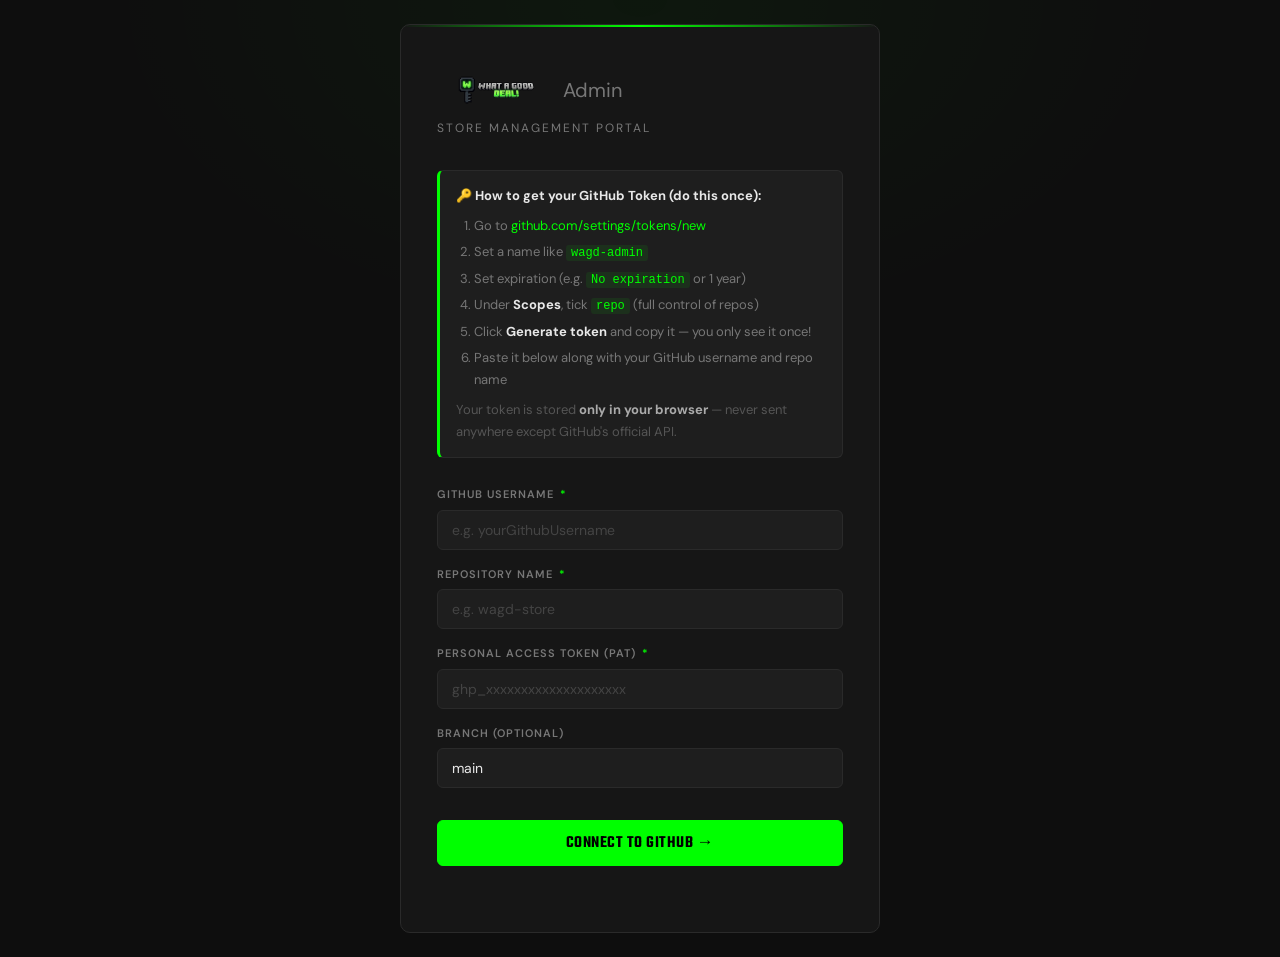
<file: admin.html>
<!DOCTYPE html>
<html lang="en">
<head>
  <meta charset="UTF-8" />
  <meta name="viewport" content="width=device-width, initial-scale=1.0" />
  <title>WAGD Admin — Dashboard</title>
  
  <!-- Favicon -->
  <link rel="icon" type="image/png" href="images/Symbol.png">
  
  <link rel="preconnect" href="https://fonts.googleapis.com" />
  <link rel="preconnect" href="https://fonts.gstatic.com" crossorigin />
  <link href="https://fonts.googleapis.com/css2?family=Teko:wght@500;700&family=DM+Sans:wght@300;400;500;600&display=swap" rel="stylesheet" />
  <style>
    /* =====================================================
       WAGD ADMIN — Design: Clean dark command-center UI
       A minimal, functional CMS with surgical precision.
    ===================================================== */
    :root {
      --bg:          #0e0e0e;
      --surface:     #161616;
      --surface-2:   #1e1e1e;
      --border:      #2a2a2a;
      --border-focus:#00FF00;
      --neon:        #00FF00;
      --neon-dim:    rgba(0,255,0,0.12);
      --neon-glow:   0 0 16px rgba(0,255,0,0.3);
      --text:        #e8e8e8;
      --text-muted:  #777;
      --text-dim:    #444;
      --danger:      #ff4545;
      --danger-dim:  rgba(255,69,69,0.1);
      --warn:        #ffaa00;
      --info:        #3b9eff;
      --success:     #00FF00;
      --font-head:   'Teko', sans-serif;
      --font-body:   'DM Sans', sans-serif;
      --radius:      6px;
      --radius-lg:   10px;
      --transition:  0.18s ease;
    }

    *, *::before, *::after { box-sizing: border-box; margin: 0; padding: 0; }
    html { scroll-behavior: smooth; }

    body {
      background: var(--bg);
      color: var(--text);
      font-family: var(--font-body);
      font-size: 14px;
      line-height: 1.6;
      min-height: 100vh;
    }

    a { color: var(--neon); text-decoration: none; }
    a:hover { text-decoration: underline; }

    ::-webkit-scrollbar { width: 5px; }
    ::-webkit-scrollbar-track { background: var(--bg); }
    ::-webkit-scrollbar-thumb { background: var(--border); border-radius: 3px; }

    /* ── Utility ── */
    .hidden { display: none !important; }
    .flex    { display: flex; }
    .gap-8   { gap: 8px; }
    .gap-12  { gap: 12px; }
    .gap-16  { gap: 16px; }
    .wrap    { flex-wrap: wrap; }
    .col     { flex-direction: column; }
    .center  { align-items: center; }
    .between { justify-content: space-between; }
    .w-full  { width: 100%; }
    .mt-8  { margin-top: 8px; }
    .mt-16 { margin-top: 16px; }
    .mt-24 { margin-top: 24px; }

    /* ── Typography ── */
    h1, h2, h3 {
      font-family: var(--font-head);
      text-transform: uppercase;
      letter-spacing: 1px;
      line-height: 1;
    }

    /* =====================================================
       LOGIN SCREEN
    ===================================================== */
    #login-screen {
      min-height: 100vh;
      display: flex;
      align-items: center;
      justify-content: center;
      padding: 24px;
      background:
        radial-gradient(ellipse 60% 50% at 50% 0%, rgba(0,255,0,0.04) 0%, transparent 70%),
        var(--bg);
    }

    .login-box {
      width: 100%;
      max-width: 480px;
      background: var(--surface);
      border: 1px solid var(--border);
      border-radius: var(--radius-lg);
      padding: 40px 36px;
      position: relative;
      overflow: hidden;
    }
    .login-box::before {
      content: '';
      position: absolute;
      top: 0; left: 0; right: 0; height: 2px;
      background: linear-gradient(90deg, transparent, var(--neon), transparent);
    }

    .login-logo {
      display: flex;
      align-items: center;
      margin-bottom: 4px;
    }

    .login-subtitle {
      font-size: 12px;
      letter-spacing: 2px;
      text-transform: uppercase;
      color: var(--text-muted);
      margin-bottom: 32px;
    }

    .login-instructions {
      background: var(--surface-2);
      border: 1px solid var(--border);
      border-left: 3px solid var(--neon);
      border-radius: var(--radius);
      padding: 14px 16px;
      margin-bottom: 28px;
      font-size: 13px;
      color: var(--text-muted);
      line-height: 1.7;
    }
    .login-instructions strong { color: var(--text); }
    .login-instructions ol { padding-left: 18px; margin-top: 8px; }
    .login-instructions li { margin-bottom: 4px; }
    .login-instructions code {
      background: rgba(0,255,0,0.08);
      color: var(--neon);
      padding: 1px 5px;
      border-radius: 3px;
      font-size: 12px;
      font-family: 'Courier New', monospace;
    }

    /* ── Form Controls ── */
    .field-group { display: flex; flex-direction: column; gap: 6px; margin-bottom: 16px; }

    label {
      font-size: 11px;
      font-weight: 600;
      letter-spacing: 1px;
      text-transform: uppercase;
      color: var(--text-muted);
    }
    label .required { color: var(--neon); margin-left: 2px; }

    input[type="text"],
    input[type="url"],
    input[type="number"],
    input[type="password"],
    select,
    textarea {
      width: 100%;
      background: var(--surface-2);
      border: 1px solid var(--border);
      border-radius: var(--radius);
      color: var(--text);
      font-family: var(--font-body);
      font-size: 14px;
      padding: 10px 14px;
      outline: none;
      transition: border-color var(--transition), box-shadow var(--transition);
      appearance: none;
    }
    input[type="text"]:focus,
    input[type="url"]:focus,
    input[type="number"]:focus,
    input[type="password"]:focus,
    select:focus,
    textarea:focus {
      border-color: var(--border-focus);
      box-shadow: 0 0 0 3px var(--neon-dim);
    }
    input::placeholder, textarea::placeholder { color: var(--text-dim); }

    select {
      background-image: url("data:image/svg+xml,%3Csvg xmlns='http://www.w3.org/2000/svg' width='12' height='8' viewBox='0 0 12 8'%3E%3Cpath d='M1 1l5 5 5-5' stroke='%23555' stroke-width='1.5' fill='none' stroke-linecap='round'/%3E%3C/svg%3E");
      background-repeat: no-repeat;
      background-position: right 12px center;
      padding-right: 36px;
      cursor: pointer;
    }
    select option { background: var(--surface-2); }

    textarea { resize: vertical; min-height: 72px; }

    /* Toggle switch */
    .toggle-wrap {
      display: flex;
      align-items: center;
      gap: 12px;
      padding: 10px 14px;
      background: var(--surface-2);
      border: 1px solid var(--border);
      border-radius: var(--radius);
      cursor: pointer;
      user-select: none;
      transition: border-color var(--transition);
    }
    .toggle-wrap:hover { border-color: var(--neon); }

    .toggle {
      width: 40px; height: 22px;
      background: var(--border);
      border-radius: 11px;
      position: relative;
      transition: background var(--transition);
      flex-shrink: 0;
    }
    .toggle::after {
      content: '';
      position: absolute;
      left: 3px; top: 3px;
      width: 16px; height: 16px;
      background: var(--text-muted);
      border-radius: 50%;
      transition: transform var(--transition), background var(--transition);
    }
    .toggle.on { background: var(--neon-dim); border: 1px solid var(--neon); }
    .toggle.on::after { transform: translateX(18px); background: var(--neon); }

    .toggle-label { font-size: 14px; color: var(--text); }
    .toggle-label.active { color: var(--neon); }

    /* ── Buttons ── */
    .btn {
      display: inline-flex;
      align-items: center;
      justify-content: center;
      gap: 7px;
      padding: 10px 20px;
      font-family: var(--font-head);
      font-size: 17px;
      font-weight: 600;
      letter-spacing: 0.5px;
      text-transform: uppercase;
      border-radius: var(--radius);
      border: 1.5px solid transparent;
      cursor: pointer;
      transition: all var(--transition);
      white-space: nowrap;
    }
    .btn:disabled { opacity: 0.45; cursor: not-allowed; }

    .btn-primary {
      background: var(--neon);
      color: #000;
      border-color: var(--neon);
    }
    .btn-primary:hover:not(:disabled) {
      background: transparent;
      color: var(--neon);
      box-shadow: var(--neon-glow);
    }

    .btn-secondary {
      background: transparent;
      color: var(--text);
      border-color: var(--border);
    }
    .btn-secondary:hover:not(:disabled) {
      border-color: var(--neon);
      color: var(--neon);
      background: var(--neon-dim);
    }

    .btn-danger {
      background: transparent;
      color: var(--danger);
      border-color: rgba(255,69,69,0.3);
    }
    .btn-danger:hover:not(:disabled) {
      background: var(--danger-dim);
      border-color: var(--danger);
    }

    .btn-sm {
      padding: 6px 12px;
      font-size: 14px;
    }

    .btn-full { width: 100%; }

    .btn-icon {
      padding: 7px 10px;
      font-size: 15px;
      line-height: 1;
    }

    /* =====================================================
       DASHBOARD LAYOUT
    ===================================================== */
    #dashboard { display: none; min-height: 100vh; }

    /* Top bar */
    .topbar {
      height: 56px;
      background: var(--surface);
      border-bottom: 1px solid var(--border);
      display: flex;
      align-items: center;
      justify-content: space-between;
      padding: 0 24px;
      position: sticky;
      top: 0;
      z-index: 100;
    }

    .topbar-brand {
      display: flex;
      align-items: center;
      gap: 10px;
    }
    .topbar-badge {
      font-size: 10px;
      font-weight: 600;
      letter-spacing: 1px;
      text-transform: uppercase;
      background: var(--neon-dim);
      color: var(--neon);
      border: 1px solid rgba(0,255,0,0.25);
      padding: 2px 8px;
      border-radius: 3px;
    }

    .topbar-right { display: flex; align-items: center; gap: 10px; }

    .topbar-user {
      font-size: 12px;
      color: var(--text-muted);
    }
    .topbar-user strong { color: var(--text); }

    /* Main layout */
    .dash-body {
      display: grid;
      grid-template-columns: 300px 1fr;
      gap: 0;
      min-height: calc(100vh - 56px);
    }

    /* Sidebar */
    .sidebar {
      background: var(--surface);
      border-right: 1px solid var(--border);
      padding: 24px;
      display: flex;
      flex-direction: column;
      gap: 24px;
    }

    .sidebar-section-title {
      font-size: 10px;
      font-weight: 700;
      letter-spacing: 2px;
      text-transform: uppercase;
      color: var(--text-dim);
      margin-bottom: 12px;
    }

    /* Announcement manager */
    .announce-manager { }

    /* Add game form */
    .add-form-wrap {
      flex: 1;
    }

    .form-section-title {
      font-family: var(--font-head);
      font-size: 22px;
      font-weight: 700;
      text-transform: uppercase;
      color: var(--text);
      margin-bottom: 16px;
      padding-bottom: 10px;
      border-bottom: 1px solid var(--border);
      display: flex;
      align-items: center;
      gap: 8px;
    }
    .form-section-title .mode-badge {
      font-size: 11px;
      padding: 3px 8px;
      border-radius: 3px;
      background: var(--neon-dim);
      color: var(--neon);
      border: 1px solid rgba(0,255,0,0.25);
    }
    .form-section-title .mode-badge.edit-mode {
      background: rgba(255,170,0,0.1);
      color: var(--warn);
      border-color: rgba(255,170,0,0.3);
    }

    /* Two-column form grid */
    .form-grid-2 {
      display: grid;
      grid-template-columns: 1fr 1fr;
      gap: 12px;
    }
    .form-grid-2 .span-2 { grid-column: 1 / -1; }

    /* Main content */
    .main-content {
      padding: 28px 32px;
      overflow-y: auto;
    }

    /* Stats bar */
    .stats-bar {
      display: grid;
      grid-template-columns: repeat(4, 1fr);
      gap: 14px;
      margin-bottom: 28px;
    }

    .stat-card {
      background: var(--surface);
      border: 1px solid var(--border);
      border-radius: var(--radius-lg);
      padding: 16px 18px;
      position: relative;
      overflow: hidden;
      transition: border-color var(--transition);
    }
    .stat-card:hover { border-color: rgba(0,255,0,0.2); }
    .stat-card::before {
      content: '';
      position: absolute;
      top: 0; left: 0; right: 0; height: 2px;
      background: var(--neon);
      opacity: 0.4;
    }

    .stat-label {
      font-size: 10px;
      letter-spacing: 1.5px;
      text-transform: uppercase;
      color: var(--text-muted);
      margin-bottom: 6px;
    }
    .stat-value {
      font-family: var(--font-head);
      font-size: 36px;
      font-weight: 700;
      color: var(--neon);
      line-height: 1;
    }
    .stat-sub {
      font-size: 12px;
      color: var(--text-dim);
      margin-top: 3px;
    }

    /* Section header */
    .section-header {
      display: flex;
      align-items: center;
      justify-content: space-between;
      margin-bottom: 18px;
    }
    .section-header h2 {
      font-size: 28px;
      color: var(--text);
    }

    /* Game inventory list */
    .game-list { display: flex; flex-direction: column; gap: 10px; }

    .game-row {
      display: flex;
      align-items: center;
      gap: 14px;
      background: var(--surface);
      border: 1px solid var(--border);
      border-radius: var(--radius-lg);
      padding: 12px 16px;
      transition: border-color var(--transition), background var(--transition);
      animation: slideIn 0.25s ease both;
    }
    .game-row:hover { border-color: var(--border-focus); background: var(--surface-2); }
    .game-row.dotw { border-color: rgba(0,255,0,0.35); }
    .game-row.dotw::before {
      display: none; /* handled by badge */
    }

    .game-row-img {
      width: 40px;
      height: 56px;
      border-radius: 4px;
      object-fit: cover;
      background: var(--surface-2);
      flex-shrink: 0;
      border: 1px solid var(--border);
    }

    .game-row-info { flex: 1; min-width: 0; }

    .game-row-title {
      font-family: var(--font-head);
      font-size: 18px;
      font-weight: 600;
      text-transform: uppercase;
      color: var(--text);
      white-space: nowrap;
      overflow: hidden;
      text-overflow: ellipsis;
    }

    .game-row-meta {
      display: flex;
      align-items: center;
      gap: 6px;
      flex-wrap: wrap;
      margin-top: 3px;
    }

    .meta-tag {
      font-size: 10px;
      font-weight: 600;
      letter-spacing: 0.5px;
      padding: 2px 7px;
      border-radius: 3px;
      text-transform: uppercase;
    }
    .meta-tag-platform {
      background: var(--neon-dim);
      color: var(--neon);
      border: 1px solid rgba(0,255,0,0.2);
    }
    .meta-tag-price {
      background: var(--surface-2);
      color: var(--text-muted);
      border: 1px solid var(--border);
    }
    .meta-tag-dotw {
      background: rgba(255,255,0,0.08);
      color: #ffff44;
      border: 1px solid rgba(255,255,0,0.2);
    }
    .meta-tag-checkout {
      background: rgba(59,158,255,0.08);
      color: var(--info);
      border: 1px solid rgba(59,158,255,0.2);
    }

    .game-row-actions {
      display: flex;
      gap: 6px;
      flex-shrink: 0;
    }

    /* Status indicator */
    .status-dot {
      width: 8px; height: 8px;
      border-radius: 50%;
      flex-shrink: 0;
    }
    .status-dot.ok  { background: var(--neon); box-shadow: 0 0 6px rgba(0,255,0,0.5); }
    .status-dot.err { background: var(--danger); }

    /* ── Status bar ── */
    .status-bar {
      position: fixed;
      bottom: 0; left: 0; right: 0;
      height: 32px;
      background: var(--surface);
      border-top: 1px solid var(--border);
      display: flex;
      align-items: center;
      padding: 0 20px;
      gap: 10px;
      z-index: 200;
      font-size: 12px;
      color: var(--text-muted);
    }
    .status-bar #status-text { flex: 1; }
    .status-bar #api-calls { color: var(--text-dim); }

    /* ── Toast ── */
    .toast-container {
      position: fixed;
      top: 70px; right: 20px;
      z-index: 9999;
      display: flex;
      flex-direction: column;
      gap: 8px;
      pointer-events: none;
    }
    .toast-msg {
      background: var(--surface-2);
      border: 1px solid var(--border);
      border-radius: var(--radius);
      padding: 12px 18px;
      font-size: 13px;
      color: var(--text);
      box-shadow: 0 4px 20px rgba(0,0,0,0.4);
      display: flex;
      align-items: center;
      gap: 10px;
      animation: toastIn 0.25s ease;
      max-width: 320px;
      pointer-events: all;
    }
    .toast-msg.success { border-color: var(--neon); }
    .toast-msg.error   { border-color: var(--danger); }
    .toast-msg.info    { border-color: var(--info); }
    .toast-dot {
      width: 7px; height: 7px;
      border-radius: 50%;
      flex-shrink: 0;
    }
    .toast-msg.success .toast-dot { background: var(--neon); }
    .toast-msg.error   .toast-dot { background: var(--danger); }
    .toast-msg.info    .toast-dot { background: var(--info); }

    /* ── Confirm Dialog ── */
    .overlay {
      position: fixed;
      inset: 0;
      background: rgba(0,0,0,0.7);
      z-index: 500;
      display: flex;
      align-items: center;
      justify-content: center;
      padding: 24px;
      backdrop-filter: blur(4px);
    }
    .dialog {
      background: var(--surface);
      border: 1px solid var(--border);
      border-radius: var(--radius-lg);
      padding: 28px;
      max-width: 380px;
      width: 100%;
      position: relative;
      overflow: hidden;
    }
    .dialog::before {
      content: '';
      position: absolute;
      top: 0; left: 0; right: 0; height: 2px;
      background: var(--danger);
    }
    .dialog-title {
      font-family: var(--font-head);
      font-size: 24px;
      color: var(--text);
      margin-bottom: 10px;
    }
    .dialog-body {
      font-size: 14px;
      color: var(--text-muted);
      margin-bottom: 22px;
      line-height: 1.7;
    }
    .dialog-actions { display: flex; gap: 10px; justify-content: flex-end; }

    /* ── Loading spinner ── */
    .spinner {
      width: 16px; height: 16px;
      border: 2px solid rgba(0,255,0,0.2);
      border-top-color: var(--neon);
      border-radius: 50%;
      animation: spin 0.6s linear infinite;
      flex-shrink: 0;
    }

    /* Empty state */
    .empty {
      text-align: center;
      padding: 48px 24px;
      color: var(--text-dim);
      border: 1px dashed var(--border);
      border-radius: var(--radius-lg);
    }
    .empty-icon { font-size: 36px; margin-bottom: 10px; }
    .empty p { font-size: 14px; }

/* ── Image Upload ── */
    .imgbb-upload-wrap {
      display: flex;
      flex-direction: column;
      gap: 8px;
    }
    .upload-label {
      display: flex;
      align-items: center;
      justify-content: center;
      gap: 8px;
      width: 100%;
      padding: 10px 14px;
      background: var(--surface-2);
      border: 1px dashed var(--border);
      border-radius: var(--radius);
      color: var(--text-muted);
      font-size: 13px;
      cursor: pointer;
      transition: border-color var(--transition), color var(--transition);
    }
    .upload-label:hover { border-color: var(--neon); color: var(--neon); }
    .upload-preview {
      width: 100%;
      height: 80px;
      object-fit: contain;
      border-radius: var(--radius);
      border: 1px solid var(--border);
      background: #111;
      display: none;
    }
    .upload-preview.visible { display: block; }
    .upload-status {
      font-size: 11px;
      color: var(--text-muted);
      min-height: 14px;
    }
    .upload-status.ok  { color: var(--neon); }
    .upload-status.err { color: var(--danger); }

    /* ── Image Previews & Deletion ── */
    .preview-item {
      position: relative;
      display: inline-block;
    }
    .preview-item img {
      width: 48px;
      height: 64px;
      object-fit: cover;
      border-radius: 4px;
      border: 1px solid var(--border);
    }
    .preview-del {
      position: absolute;
      top: -6px; right: -6px;
      background: var(--danger);
      color: #fff;
      border: none;
      border-radius: 50%;
      width: 18px; height: 18px;
      font-size: 10px;
      line-height: 18px;
      text-align: center;
      cursor: pointer;
      box-shadow: 0 2px 4px rgba(0,0,0,0.5);
      transition: transform 0.2s;
    }
    .preview-del:hover {
      transform: scale(1.2);
    }

    /* ── New detail fields section ── */
    .detail-fields-toggle {
      display: flex;
      align-items: center;
      gap: 8px;
      padding: 8px 0;
      font-size: 11px;
      font-weight: 700;
      letter-spacing: 1px;
      text-transform: uppercase;
      color: var(--text-dim);
      cursor: pointer;
      border: none;
      background: none;
      width: 100%;
      border-top: 1px solid var(--border);
      margin-top: 4px;
    }
    .detail-fields-toggle:hover { color: var(--neon); }
    .detail-fields-toggle .arrow { transition: transform var(--transition); }
    .detail-fields-toggle.open .arrow { transform: rotate(90deg); }
    .detail-fields-wrap {
      display: none;
      grid-column: 1 / -1;
    }
    .detail-fields-wrap.open { display: contents; }

    /* ── Drag and Drop ── */
    .drag-handle {
      font-size: 18px;
      color: var(--text-dim);
      cursor: grab;
      padding: 0 4px;
      user-select: none;
      flex-shrink: 0;
    }
    .drag-handle:active { cursor: grabbing; }
    .game-row.dragging {
      opacity: 0.4;
      border-color: var(--neon);
    }
    .game-row.drag-over {
      border-color: var(--neon);
      background: var(--neon-dim);
    }

    /* ── Animations ── */ 
    @keyframes slideIn {
      from { opacity: 0; transform: translateY(8px); }
      to   { opacity: 1; transform: translateY(0); }
    }
    @keyframes toastIn {
      from { opacity: 0; transform: translateX(20px); }
      to   { opacity: 1; transform: translateX(0); }
    }
    @keyframes spin {
      to { transform: rotate(360deg); }
    }

    /* ── Responsive ── */
    @media (max-width: 1100px) {
      .dash-body { grid-template-columns: 260px 1fr; }
      .stats-bar { grid-template-columns: 1fr 1fr; }
    }
    @media (max-width: 860px) {
      .dash-body { grid-template-columns: 1fr; }
      .sidebar {
        border-right: none;
        border-bottom: 1px solid var(--border);
        max-height: none;
      }
      .main-content { padding: 20px; }
    }
    @media (max-width: 540px) {
      .stats-bar { grid-template-columns: 1fr 1fr; }
      .form-grid-2 { grid-template-columns: 1fr; }
      .form-grid-2 .span-2 { grid-column: 1; }
      .game-row { flex-wrap: wrap; }
      .game-row-actions { width: 100%; justify-content: flex-end; }
      .login-box { padding: 28px 20px; }
    }
  </style>
</head>
<body>

<!-- =====================================================
     LOGIN SCREEN
===================================================== -->
<div id="login-screen">
  <div class="login-box">
    <div class="login-logo">
      <img src="images/logo.png" alt="WAGD Logo" style="height: 50px; object-fit: contain;" />
      <span style="font-size:20px;color:#777; margin-left: 8px;">Admin</span>
    </div>
    <p class="login-subtitle">Store Management Portal</p>

    <!-- HOW TO GET YOUR PAT — Read this carefully! -->
    <div class="login-instructions">
      <strong>🔑 How to get your GitHub Token (do this once):</strong>
      <ol>
        <li>Go to <a href="https://github.com/settings/tokens/new" target="_blank">github.com/settings/tokens/new</a></li>
        <li>Set a name like <code>wagd-admin</code></li>
        <li>Set expiration (e.g. <code>No expiration</code> or 1 year)</li>
        <li>Under <strong>Scopes</strong>, tick <code>repo</code> (full control of repos)</li>
        <li>Click <strong>Generate token</strong> and copy it — you only see it once!</li>
        <li>Paste it below along with your GitHub username and repo name</li>
      </ol>
      <p style="margin-top:8px;color:#555">Your token is stored <strong style="color:#aaa">only in your browser</strong> — never sent anywhere except GitHub's official API.</p>
    </div>

    <div class="field-group">
      <label>GitHub Username <span class="required">*</span></label>
      <input type="text" id="login-username" placeholder="e.g. yourGithubUsername" autocomplete="off" />
    </div>
    <div class="field-group">
      <label>Repository Name <span class="required">*</span></label>
      <input type="text" id="login-repo" placeholder="e.g. wagd-store" autocomplete="off" />
    </div>
    <div class="field-group">
      <label>Personal Access Token (PAT) <span class="required">*</span></label>
      <input type="password" id="login-token" placeholder="ghp_xxxxxxxxxxxxxxxxxxxx" autocomplete="current-password" />
    </div>
    <div class="field-group">
      <label>Branch (optional)</label>
      <input type="text" id="login-branch" placeholder="main" value="main" autocomplete="off" />
    </div>

    <button class="btn btn-primary btn-full mt-16" id="login-btn" onclick="doLogin()">
      Connect to GitHub →
    </button>
    <p id="login-error" style="color:#ff4545;font-size:12px;margin-top:10px;text-align:center;min-height:16px;"></p>
  </div>
</div>

<!-- =====================================================
     DASHBOARD
===================================================== -->
<div id="dashboard">

  <!-- Top bar -->
  <div class="topbar">
    <div class="topbar-brand">
      <img src="images/logo.png" alt="WAGD" style="height: 24px; object-fit: contain;" /> 
      <div class="topbar-badge">Admin</div>
    </div>
    <div class="topbar-right">
      <span class="topbar-user">Logged in as <strong id="dash-username">—</strong></span>
      <button class="btn btn-secondary btn-sm" onclick="doLogout()">Log Out</button>
    </div>
  </div>

  <!-- Body -->
  <div class="dash-body">

    <!-- ── Sidebar ── -->
    <aside class="sidebar">

      <!-- Announcement Manager -->
      <div class="announce-manager">
        <p class="sidebar-section-title">📢 Announcement Bar</p>
        <div class="field-group">
          <label>Announcement Text</label>
          <textarea id="announce-input" placeholder="🎮 New drops every Friday!..." rows="3"></textarea>
        </div>
        <button class="btn btn-secondary btn-full" id="announce-btn" onclick="saveAnnouncement()">
          Update Announcement
        </button>
      </div>

      <hr style="border:none;border-top:1px solid var(--border);" />

      <!-- Add / Edit Game Form -->
      <div class="add-form-wrap">
        <div class="form-section-title">
          <span id="form-mode-label">Add Game</span>
          <span class="mode-badge" id="form-mode-badge">NEW</span>
        </div>

        <input type="hidden" id="edit-game-id" value="" />

        <div class="form-grid-2">

          <div class="field-group span-2">
            <label>Game Title <span class="required">*</span></label>
            <input type="text" id="f-title" placeholder="e.g. Elden Ring" />
          </div>

         <div class="field-group span-2">
            <label>Game Images <span class="required">*</span> <span style="color:var(--text-dim);font-weight:400;text-transform:none">(first = cover; add more for slider)</span></label>
            <div class="imgbb-upload-wrap">
              <label class="upload-label" for="f-image-file">
                📁 Click to select one or more images
              </label>
              <input type="file" id="f-image-file" accept="image/*" multiple style="display:none" onchange="handleImageUpload(this)" />
              <div id="upload-preview-list" style="display:flex;flex-wrap:wrap;gap:6px;margin-top:4px;"></div>
              <span class="upload-status" id="upload-status"></span>
              <!-- Hidden field stores JSON array of uploaded URLs -->
              <input type="hidden" id="f-images" />
            </div>
          </div>

          <div class="field-group">
            <label>Price DZD <span class="required">*</span></label>
            <input type="number" id="f-price" placeholder="4000" min="0" />
          </div>

          <div class="field-group">
            <label>Original Price DZD</label>
            <input type="number" id="f-original-price" placeholder="5500 (if on sale)" min="0" />
          </div>

          <div class="field-group">
            <label>Platform <span class="required">*</span></label>
            <input type="text" id="f-platform" placeholder="Xbox / Steam" />
          </div>

          <div class="field-group">
            <label>Category <span class="required">*</span></label>
           <select id="f-category">
              <option value="PC">PC (Steam)</option>
              <option value="Xbox">Xbox</option>
              <option value="Mac">Mac</option>
              <option value="Mobile">Mobile</option>
              <option value="Software">Software</option>
            </select>
          </div>

          <div class="field-group">
            <label>Region <span class="required">*</span></label>
            <input type="text" id="f-region" placeholder="Global / EU / MENA" />
          </div>

          <div class="field-group">
            <label>Stock Status</label>
            <select id="f-stock">
              <option value="In Stock">In Stock</option>
              <option value="Low Stock">Low Stock</option>
            </select>
          </div>

          <!-- Out of Stock toggle -->
          <div class="field-group">
            <label>Out of Stock</label>
            <div class="toggle-wrap" onclick="toggleOutOfStock()">
              <div class="toggle" id="oos-toggle"></div>
              <span class="toggle-label" id="oos-label">Out of Stock: NO</span>
            </div>
            <input type="hidden" id="f-oos" value="false" />
          </div>

          <!-- Highlight Region toggle -->
          <div class="field-group span-2">
            <label>Highlight Region (shows orange)</label>
            <div class="toggle-wrap" onclick="toggleHighlightRegion()">
              <div class="toggle" id="highlight-region-toggle"></div>
              <span class="toggle-label" id="highlight-region-label">Highlight Region: OFF</span>
            </div>
            <input type="hidden" id="f-highlight-region" value="false" />
          </div>

          <!-- Working Regions -->
          <div class="field-group span-2">
            <label>Working Regions</label>
            <input type="text" id="f-working-regions" placeholder="e.g. DZ, FR, US, UK" />
          </div>

          <!-- Collapsible detail fields -->
          <div class="span-2">
            <button type="button" class="detail-fields-toggle" id="detail-toggle" onclick="toggleDetailFields()">
              <span class="arrow">▶</span> Optional Game Details (Genres, Languages, Developer…)
            </button>
          </div>
          <div class="detail-fields-wrap" id="detail-fields-wrap">

            <div class="field-group span-2">
              <label>Genres (comma-separated)</label>
              <input type="text" id="f-genres" placeholder="Action, RPG, Open World" />
            </div>

            <div class="field-group">
              <label>Release Date</label>
              <input type="text" id="f-release-date" placeholder="e.g. 2024-03-22" />
            </div>

            <div class="field-group">
              <label>Developer</label>
              <input type="text" id="f-developer" placeholder="e.g. FromSoftware" />
            </div>

            <div class="field-group">
              <label>Publisher</label>
              <input type="text" id="f-publisher" placeholder="e.g. Bandai Namco" />
            </div>

            <div class="field-group">
              <label>Audio Languages</label>
              <input type="text" id="f-audio-langs" placeholder="English, French…" />
            </div>

            <div class="field-group">
              <label>Text Languages</label>
              <input type="text" id="f-text-langs" placeholder="Arabic, English…" />
            </div>

            <div class="field-group">
              <label>PC Features</label>
              <input type="text" id="f-pc-features" placeholder="Controller, Cloud Saves…" />
            </div>

            <div class="field-group span-2">
              <label>Game Modes</label>
              <input type="text" id="f-game-modes" placeholder="Single-player, Multiplayer, Co-op…" />
            </div>

          </div><!-- end detail-fields-wrap -->

          <div class="field-group span-2">
            <label>Description <span class="required">*</span></label>
            <textarea id="f-description" placeholder="Short description..." rows="3"></textarea>
          </div>

          <div class="field-group span-2">
            <label>Deal Badge (optional)</label>
            <input type="text" id="f-badge" placeholder="HOT / NEW / SALE / leave empty" />
          </div>

          <div class="field-group span-2">
            <label>Checkout Method <span class="required">*</span></label>
            <select id="f-checkout-method">
              <option value="instagram">💬 Instagram DM</option>
              <option value="google_form">📋 Google Form</option>
            </select>
          </div>

          <!-- Checkout link is now auto-filled from global constants — no manual input needed -->

          <div class="field-group span-2">
            <div class="toggle-wrap" onclick="toggleDotw()">
              <div class="toggle" id="dotw-toggle"></div>
              <span class="toggle-label" id="dotw-label">Deal of the Week: OFF</span>
            </div>
            <input type="hidden" id="f-dotw" value="false" />
          </div>

        </div>

        <div class="flex gap-8 mt-16">
          <button class="btn btn-primary w-full" id="form-submit-btn" onclick="submitGameForm()">
            Add Game
          </button>
          <button class="btn btn-secondary btn-icon hidden" id="form-cancel-btn" title="Cancel edit" onclick="cancelEdit()">✕</button>
        </div>

      </div>
    </aside>

    <!-- ── Main Content ── -->
    <main class="main-content">

      <!-- Stats -->
      <div class="stats-bar" id="stats-bar">
        <div class="stat-card">
          <div class="stat-label">Total Games</div>
          <div class="stat-value" id="stat-total">—</div>
          <div class="stat-sub">in catalog</div>
        </div>
        <div class="stat-card">
          <div class="stat-label">On Sale</div>
          <div class="stat-value" id="stat-sale">—</div>
          <div class="stat-sub">with discounts</div>
        </div>
        <div class="stat-card">
          <div class="stat-label">Deal of Week</div>
          <div class="stat-value" id="stat-dotw">—</div>
          <div class="stat-sub">featured game</div>
        </div>
        <div class="stat-card">
          <div class="stat-label">Repository</div>
          <div class="stat-value" id="stat-repo" style="font-size:18px;line-height:1.3;">—</div>
          <div class="stat-sub">connected</div>
        </div>
      </div>

      <!-- Inventory -->
      <div class="section-header">
        <h2>🎮 Game Inventory</h2>
        <button class="btn btn-secondary btn-sm" onclick="loadData(true)">
          ↻ Refresh
        </button>
      </div>

      <div id="game-list-wrap">
        <div class="empty">
          <div class="empty-icon">⏳</div>
          <p>Loading games from GitHub…</p>
        </div>
      </div>

    </main>
  </div>

  <!-- Status bar -->
  <div class="status-bar">
    <div class="status-dot ok" id="conn-dot"></div>
    <span id="status-text">Connected</span>
    <span id="api-calls"></span>
  </div>
</div>

<!-- Toast container -->
<div class="toast-container" id="toast-container"></div>

<!-- Confirm dialog (hidden by default) -->
<div class="overlay hidden" id="confirm-overlay">
  <div class="dialog">
    <div class="dialog-title" id="dialog-title">Confirm</div>
    <div class="dialog-body" id="dialog-body">Are you sure?</div>
    <div class="dialog-actions">
      <button class="btn btn-secondary btn-sm" onclick="closeDialog(false)">Cancel</button>
      <button class="btn btn-danger btn-sm" id="dialog-confirm-btn" onclick="closeDialog(true)">Delete</button>
    </div>
  </div>
</div>

<!-- =====================================================
     JAVASCRIPT
===================================================== -->
<script>
'use strict';

/* ============================================================
   GLOBAL STORE CONFIG — update these if your links ever change
   ============================================================ */
const IG_USERNAME    = 'whatagooddeal.dz';
const GOOGLE_FORM_URL = 'https://docs.google.com/forms/d/e/1FAIpQLSdnxsXRywNjYs-U3kHohZv5sJcFwfAfd6QKt14vrTr352J5Dw/viewform?usp=header';

/* ============================================================
   CONFIG & STATE
   ============================================================ */
const STORAGE_KEY = 'wagd_admin_creds';
const JSON_PATH   = 'games.json';   // path inside your repo

let creds = null;        // { username, repo, token, branch }
let gameData = null;     // full parsed games.json object
let fileSha  = null;     // GitHub file SHA (needed for PUT)
let apiCallCount = 0;
let dialogResolve = null;

/* ============================================================
   HELPERS
   ============================================================ */

/** Show a toast notification */
function toast(msg, type = 'info', duration = 4000) {
  const c = document.getElementById('toast-container');
  const t = document.createElement('div');
  t.className = `toast-msg ${type}`;
  t.innerHTML = `<span class="toast-dot"></span><span>${msg}</span>`;
  c.appendChild(t);
  setTimeout(() => { t.style.opacity = '0'; t.style.transition = 'opacity 0.3s'; setTimeout(() => t.remove(), 320); }, duration);
}

/** Update the status bar */
function setStatus(msg, ok = true) {
  const dot  = document.getElementById('conn-dot');
  const text = document.getElementById('status-text');
  dot.className  = `status-dot ${ok ? 'ok' : 'err'}`;
  text.textContent = msg;
}

/** Track API call count */
function bumpApi() {
  apiCallCount++;
  document.getElementById('api-calls').textContent = `API calls: ${apiCallCount}`;
}

/** Confirm dialog (returns promise) */
function confirm(title, body, confirmLabel = 'Delete') {
  document.getElementById('dialog-title').textContent  = title;
  document.getElementById('dialog-body').textContent   = body;
  document.getElementById('dialog-confirm-btn').textContent = confirmLabel;
  document.getElementById('confirm-overlay').classList.remove('hidden');
  return new Promise(res => { dialogResolve = res; });
}
function closeDialog(result) {
  document.getElementById('confirm-overlay').classList.add('hidden');
  if (dialogResolve) { dialogResolve(result); dialogResolve = null; }
}

/** GitHub API base */
function apiBase() {
  return `https://api.github.com/repos/${creds.username}/${creds.repo}/contents/${JSON_PATH}`;
}

/** Headers for GitHub API */
function ghHeaders() {
  return {
    'Authorization': `token ${creds.token}`,
    'Accept': 'application/vnd.github+json',
    'Content-Type': 'application/json',
  };
}

/** Encode a string to Base64 (handles Unicode) */
function toBase64(str) {
  return btoa(unescape(encodeURIComponent(str)));
}

/** Decode Base64 to string (handles Unicode) */
function fromBase64(b64) {
  return decodeURIComponent(escape(atob(b64)));
}

/** Format DZD price */
function fmtPrice(n) {
  return Number(n).toLocaleString('fr-DZ') + ' DZD';
}

/** Escape HTML */
function esc(s) {
  const d = document.createElement('div');
  d.textContent = s ?? '';
  return d.innerHTML;
}

/* ============================================================
   AUTH
   ============================================================ */

/** Try to restore session from localStorage */
function restoreSession() {
  const raw = localStorage.getItem(STORAGE_KEY);
  if (!raw) return false;
  try {
    creds = JSON.parse(raw);
    if (!creds.username || !creds.repo || !creds.token) return false;
    return true;
  } catch { return false; }
}

async function doLogin() {
  const btn = document.getElementById('login-btn');
  const err = document.getElementById('login-error');
  err.textContent = '';

  const username = document.getElementById('login-username').value.trim();
  const repo     = document.getElementById('login-repo').value.trim();
  const token    = document.getElementById('login-token').value.trim();
  const branch   = document.getElementById('login-branch').value.trim() || 'main';

  if (!username || !repo || !token) {
    err.textContent = 'All fields are required.';
    return;
  }

  btn.disabled = true;
  btn.innerHTML = '<span class="spinner"></span> Connecting…';

  creds = { username, repo, token, branch };

  // Verify by fetching the JSON file
  try {
    const res = await fetch(`${apiBase()}?ref=${creds.branch}`, { headers: ghHeaders() });
    bumpApi();

    if (res.status === 401) { throw new Error('Invalid token — check your PAT.'); }
    if (res.status === 404) { throw new Error('Repo or games.json not found. Check username/repo name.'); }
    if (!res.ok)            { throw new Error(`GitHub API error: ${res.status}`); }

    // Save to localStorage
    localStorage.setItem(STORAGE_KEY, JSON.stringify(creds));

    const data = await res.json();
    fileSha  = data.sha;
    gameData = JSON.parse(fromBase64(data.content.replace(/\n/g, '')));

    showDashboard();

  } catch (e) {
    err.textContent = e.message;
    btn.disabled = false;
    btn.innerHTML = 'Connect to GitHub →';
    creds = null;
  }
}

function doLogout() {
  localStorage.removeItem(STORAGE_KEY);
  creds = null; gameData = null; fileSha = null;
  document.getElementById('dashboard').style.display = 'none';
  document.getElementById('login-screen').style.display = 'flex';
  toast('Logged out.', 'info', 2000);
}

/* ============================================================
   SHOW DASHBOARD
   ============================================================ */
function showDashboard() {
  document.getElementById('login-screen').style.display = 'none';
  document.getElementById('dashboard').style.display  = 'block';
  document.getElementById('dash-username').textContent = `${creds.username}/${creds.repo}`;
  document.getElementById('stat-repo').textContent = creds.repo;

  // Populate announcement
  document.getElementById('announce-input').value = gameData.announcement || '';

  renderStats();
  renderGameList();
  setStatus(`Connected — ${creds.username}/${creds.repo} [${creds.branch}]`);
}

/* ============================================================
   LOAD / SAVE DATA (GitHub API)
   ============================================================ */

/** Fetch latest games.json from GitHub */
async function loadData(showToastMsg = false) {
  setStatus('Fetching latest data…');
  try {
    const res = await fetch(`${apiBase()}?ref=${creds.branch}&t=${Date.now()}`, { headers: ghHeaders() });
    bumpApi();
    if (!res.ok) throw new Error(`GitHub API: ${res.status}`);
    const data = await res.json();
    fileSha  = data.sha;
    gameData = JSON.parse(fromBase64(data.content.replace(/\n/g, '')));
    document.getElementById('announce-input').value = gameData.announcement || '';
    renderStats();
    renderGameList();
    setStatus(`Refreshed — ${new Date().toLocaleTimeString()}`);
    if (showToastMsg) toast('Data refreshed from GitHub.', 'success');
  } catch (e) {
    setStatus('Fetch failed: ' + e.message, false);
    toast('Failed to fetch: ' + e.message, 'error');
  }
}

/** Push updated gameData back to GitHub */
async function saveData(commitMessage) {
  setStatus('Pushing to GitHub…');
  const content = toBase64(JSON.stringify(gameData, null, 2));

  try {
    const res = await fetch(apiBase(), {
      method: 'PUT',
      headers: ghHeaders(),
      body: JSON.stringify({
        message: commitMessage,
        content: content,
        sha: fileSha,
        branch: creds.branch,
      }),
    });
    bumpApi();

    if (!res.ok) {
      const err = await res.json();
      throw new Error(err.message || `HTTP ${res.status}`);
    }

    const result = await res.json();
    fileSha = result.content.sha;  // update SHA for next commit
    setStatus(`Saved — ${new Date().toLocaleTimeString()}`);
    return true;

  } catch (e) {
    setStatus('Save failed: ' + e.message, false);
    toast('Save failed: ' + e.message, 'error');
    return false;
  }
}

/* ============================================================
   ANNOUNCEMENT
   ============================================================ */
async function saveAnnouncement() {
  const text = document.getElementById('announce-input').value.trim();
  const btn  = document.getElementById('announce-btn');

  btn.disabled = true;
  btn.innerHTML = '<span class="spinner"></span> Saving…';

  gameData.announcement = text;
  const ok = await saveData('chore: update announcement');

  btn.disabled = false;
  btn.innerHTML = 'Update Announcement';

  if (ok) toast('✅ Announcement updated live!', 'success');
}

/* ============================================================
   FORM HELPERS
   ============================================================ */

function toggleDotw() {
  const inp    = document.getElementById('f-dotw');
  const toggle = document.getElementById('dotw-toggle');
  const label  = document.getElementById('dotw-label');
  const isOn   = inp.value === 'true';
  inp.value    = String(!isOn);
  toggle.classList.toggle('on', !isOn);
  label.textContent  = `Deal of the Week: ${!isOn ? 'ON ⚡' : 'OFF'}`;
  label.className    = `toggle-label${!isOn ? ' active' : ''}`;
}

function setDotwUI(value) {
  const inp    = document.getElementById('f-dotw');
  const toggle = document.getElementById('dotw-toggle');
  const label  = document.getElementById('dotw-label');
  inp.value = String(value);
  toggle.classList.toggle('on', value);
  label.textContent = `Deal of the Week: ${value ? 'ON ⚡' : 'OFF'}`;
  label.className   = `toggle-label${value ? ' active' : ''}`;
}

/* ── ImgBB Upload & Previews ── */
// PASTE YOUR IMGBB API KEY HERE (get one free at imgbb.com)
const IMGBB_API_KEY = 'f2c45bf2a93225f1d471a48b5164da89';

function renderImagePreviews(urls) {
  const previewList = document.getElementById('upload-preview-list');
  const hidden = document.getElementById('f-images');
  
  hidden.value = JSON.stringify(urls);
  previewList.innerHTML = '';
  
  urls.forEach((url, index) => {
    const wrap = document.createElement('div');
    wrap.className = 'preview-item';
    
    const img = document.createElement('img');
    img.src = url;
    
    const delBtn = document.createElement('button');
    delBtn.className = 'preview-del';
    delBtn.innerHTML = '✕';
    delBtn.onclick = (e) => {
      e.preventDefault();
      // Remove this image from the array
      urls.splice(index, 1);
      // Re-render
      renderImagePreviews(urls);
      
      const status = document.getElementById('upload-status');
      if (urls.length > 0) {
        status.textContent = `✅ ${urls.length} image(s) loaded.`;
        status.className = 'upload-status ok';
      } else {
        status.textContent = '';
        status.className = 'upload-status';
      }
    };
    
    wrap.appendChild(img);
    wrap.appendChild(delBtn);
    previewList.appendChild(wrap);
  });
}

async function handleImageUpload(input) {
  const files   = Array.from(input.files);
  if (!files.length) return;

  const status      = document.getElementById('upload-status');
  const hidden      = document.getElementById('f-images');

  // Safeguard check for missing API Key
  if (IMGBB_API_KEY === 'YOUR_IMGBB_API_KEY_HERE') {
      status.textContent = '⚠️ Upload failed: You need to add your ImgBB API Key in admin.html';
      status.className = 'upload-status err';
      alert('WARNING: You need to replace the placeholder IMGBB_API_KEY inside admin.html with your actual free API key from api.imgbb.com!');
      return;
  }

  status.textContent = `⏳ Uploading ${files.length} image(s)…`;
  status.className   = 'upload-status';

  // Parse any already-uploaded URLs so we append, not replace
  let existingUrls = [];
  try { existingUrls = JSON.parse(hidden.value || '[]'); } catch { existingUrls = []; }

  const newUrls = [];
  let failCount = 0;

  for (const file of files) {
    const formData = new FormData();
    formData.append('image', file);
    try {
      const res  = await fetch(`https://api.imgbb.com/1/upload?key=${IMGBB_API_KEY}`, {
        method: 'POST',
        body: formData,
      });
      const json = await res.json();
      if (!json.success) throw new Error(json.error?.message || 'Upload failed');
      newUrls.push(json.data.url);
    } catch (e) {
      failCount++;
    }
  }

  const allUrls  = [...existingUrls, ...newUrls];
  
  // Hand off array to render logic
  renderImagePreviews(allUrls);
  
  const okCount  = newUrls.length;
  status.textContent = failCount
    ? `⚠️ ${okCount} uploaded, ${failCount} failed.`
    : `✅ ${okCount} image(s) uploaded. ${allUrls.length} total.`;
  status.className = failCount ? 'upload-status err' : 'upload-status ok';
}

/* ── Out of Stock toggle ── */
function toggleOutOfStock() {
  const inp    = document.getElementById('f-oos');
  const toggle = document.getElementById('oos-toggle');
  const label  = document.getElementById('oos-label');
  const isOn   = inp.value === 'true';
  inp.value    = String(!isOn);
  toggle.classList.toggle('on', !isOn);
  label.textContent = `Out of Stock: ${!isOn ? 'YES ⛔' : 'NO'}`;
  label.className   = `toggle-label${!isOn ? ' active' : ''}`;
}
function setOosUI(value) {
  const inp    = document.getElementById('f-oos');
  const toggle = document.getElementById('oos-toggle');
  const label  = document.getElementById('oos-label');
  inp.value = String(value);
  toggle.classList.toggle('on', value);
  label.textContent = `Out of Stock: ${value ? 'YES ⛔' : 'NO'}`;
  label.className   = `toggle-label${value ? ' active' : ''}`;
}

/* ── Highlight Region toggle ── */
function toggleHighlightRegion() {
  const inp    = document.getElementById('f-highlight-region');
  const toggle = document.getElementById('highlight-region-toggle');
  const label  = document.getElementById('highlight-region-label');
  const isOn   = inp.value === 'true';
  inp.value    = String(!isOn);
  toggle.classList.toggle('on', !isOn);
  label.textContent = `Highlight Region: ${!isOn ? 'ON 🟠' : 'OFF'}`;
  label.className   = `toggle-label${!isOn ? ' active' : ''}`;
}
function setHighlightRegionUI(value) {
  const inp    = document.getElementById('f-highlight-region');
  const toggle = document.getElementById('highlight-region-toggle');
  const label  = document.getElementById('highlight-region-label');
  inp.value = String(value);
  toggle.classList.toggle('on', value);
  label.textContent = `Highlight Region: ${value ? 'ON 🟠' : 'OFF'}`;
  label.className   = `toggle-label${value ? ' active' : ''}`;
}

/* ── Detail fields collapsible ── */
function toggleDetailFields() {
  const btn  = document.getElementById('detail-toggle');
  const wrap = document.getElementById('detail-fields-wrap');
  btn.classList.toggle('open');
  wrap.classList.toggle('open');
}

function clearForm() {
  ['f-title','f-images','f-price','f-original-price','f-platform','f-region','f-badge','f-description',
   'f-working-regions','f-genres','f-release-date','f-developer','f-publisher',
   'f-audio-langs','f-text-langs','f-pc-features','f-game-modes'].forEach(id => {
    const el = document.getElementById(id);
    if (el) el.value = '';
  });
  document.getElementById('f-category').value = 'PC';
  document.getElementById('f-stock').value = 'In Stock';
  document.getElementById('f-checkout-method').value = 'instagram';
  document.getElementById('edit-game-id').value = '';
  setDotwUI(false);
  setOosUI(false);
  setHighlightRegionUI(false);
  // Reset multi-image upload UI
  const previewList = document.getElementById('upload-preview-list');
  const status      = document.getElementById('upload-status');
  const fileInput   = document.getElementById('f-image-file');
  if (previewList) previewList.innerHTML = '';
  if (status)      { status.textContent = ''; status.className = 'upload-status'; }
  if (fileInput)   fileInput.value = '';
  // Close detail panel
  document.getElementById('detail-toggle')?.classList.remove('open');
  document.getElementById('detail-fields-wrap')?.classList.remove('open');

  // Reset form mode UI
  document.getElementById('form-mode-label').textContent = 'Add Game';
  const badge = document.getElementById('form-mode-badge');
  badge.textContent = 'NEW';
  badge.className = 'mode-badge';
  document.getElementById('form-submit-btn').textContent = 'Add Game';
  document.getElementById('form-cancel-btn').classList.add('hidden');
}

function cancelEdit() {
  clearForm();
  toast('Edit cancelled.', 'info', 2000);
}

/* ============================================================
   ADD / EDIT GAME
   ============================================================ */

async function submitGameForm() {
  const title      = document.getElementById('f-title').value.trim();
  // Read the JSON array of uploaded image URLs
  let imagesArr = [];
  try { imagesArr = JSON.parse(document.getElementById('f-images').value || '[]'); } catch { imagesArr = []; }
  const image = imagesArr[0] || ''; // first image kept as legacy `image` field for compatibility
  const price      = parseFloat(document.getElementById('f-price').value);
  const origPrice  = parseFloat(document.getElementById('f-original-price').value) || price;
  const platform   = document.getElementById('f-platform').value.trim();
  const category   = document.getElementById('f-category').value;
  const region     = document.getElementById('f-region').value.trim();
  const stock      = document.getElementById('f-stock').value;
  const badge      = document.getElementById('f-badge').value.trim() || null;
  const desc       = document.getElementById('f-description').value.trim();
  const dotw            = document.getElementById('f-dotw').value === 'true';
  const isOutOfStock    = document.getElementById('f-oos').value === 'true';
  const highlightRegion = document.getElementById('f-highlight-region').value === 'true';
  const workingRegions  = document.getElementById('f-working-regions').value.trim();
  const genresRaw       = document.getElementById('f-genres').value.trim();
  const genres          = genresRaw ? genresRaw.split(',').map(g => g.trim()).filter(Boolean) : [];
  const releaseDate     = document.getElementById('f-release-date').value.trim();
  const developer       = document.getElementById('f-developer').value.trim();
  const publisher       = document.getElementById('f-publisher').value.trim();
  const audioLangs      = document.getElementById('f-audio-langs').value.trim();
  const textLangs       = document.getElementById('f-text-langs').value.trim();
  const pcFeatures      = document.getElementById('f-pc-features').value.trim();
  const gameModes       = document.getElementById('f-game-modes').value.trim();
  const method          = document.getElementById('f-checkout-method').value;
  const editId          = document.getElementById('edit-game-id').value;

  // Validation — no manual link needed, auto-filled from global constants
  if (!title || !image || isNaN(price) || !platform || !region || !desc) {
    toast('Please fill in all required fields.', 'error');
    return;
  }

  const btn = document.getElementById('form-submit-btn');
  btn.disabled = true;
  btn.innerHTML = '<span class="spinner"></span>';

  // If this game is DOTW, unset others
  if (dotw) {
    gameData.games.forEach(g => { g.isDealOfTheWeek = false; });
  }

  // Auto-assign checkout link from global constants — no manual input required
  const checkoutLink = method === 'google_form'
    ? GOOGLE_FORM_URL
    : `https://ig.me/m/${IG_USERNAME}`;

  const gameObj = {
    id:              editId ? parseInt(editId) : Date.now(),
    title,
    image,          // legacy single-image field (first image) — keeps DOTW section working
    images: imagesArr, // full array for modal slider
    description: desc,
    platform, category, region, stock,
    price:           price,
    originalPrice:   origPrice,
    dealBadge:       badge,
    isDealOfTheWeek: dotw,
    isOutOfStock:    isOutOfStock,
    highlightRegion: highlightRegion,
    workingRegions:  workingRegions || null,
    genres:          genres.length ? genres : null,
    releaseDate:     releaseDate  || null,
    developer:       developer    || null,
    publisher:       publisher    || null,
    audioLanguages:  audioLangs   || null,
    textLanguages:   textLangs    || null,
    pcFeatures:      pcFeatures   || null,
    gameModes:       gameModes    || null,
    checkoutMethod:  method,
    checkoutLink:    checkoutLink,
  };

  let commitMsg;
  if (editId) {
    // Edit existing
    const idx = gameData.games.findIndex(g => String(g.id) === String(editId));
    if (idx > -1) {
      gameData.games[idx] = gameObj;
      commitMsg = `feat: update game "${title}"`;
    }
  } else {
    // Add new
    gameData.games.push(gameObj);
    commitMsg = `feat: add game "${title}"`;
  }

  const ok = await saveData(commitMsg);

  btn.disabled = false;
  btn.textContent = editId ? 'Save Changes' : 'Add Game';

  if (ok) {
    toast(`✅ "${title}" ${editId ? 'updated' : 'added'} successfully!`, 'success');
    clearForm();
    renderStats();
    renderGameList();
  }
}

/* ============================================================
   EDIT — populate form
   ============================================================ */
function startEdit(id) {
  const game = gameData.games.find(g => String(g.id) === String(id));
  if (!game) return;

  document.getElementById('edit-game-id').value  = game.id;
  document.getElementById('f-title').value        = game.title || '';
  document.getElementById('f-price').value        = game.price || '';
  document.getElementById('f-original-price').value = game.originalPrice || '';
  document.getElementById('f-platform').value    = game.platform || '';
  document.getElementById('f-region').value      = game.region || '';
  document.getElementById('f-badge').value       = game.dealBadge || '';
  document.getElementById('f-description').value     = game.description    || '';
  document.getElementById('f-working-regions').value = game.workingRegions || '';
  document.getElementById('f-genres').value          = (game.genres || []).join(', ');
  document.getElementById('f-release-date').value    = game.releaseDate    || '';
  document.getElementById('f-developer').value       = game.developer      || '';
  document.getElementById('f-publisher').value       = game.publisher      || '';
  document.getElementById('f-audio-langs').value     = game.audioLanguages || '';
  document.getElementById('f-text-langs').value      = game.textLanguages  || '';
  document.getElementById('f-pc-features').value     = game.pcFeatures     || '';
  document.getElementById('f-game-modes').value      = game.gameModes      || '';

  // Populate multi-image previews from saved images array using the new helper
  const imagesForEdit  = Array.isArray(game.images) && game.images.length
    ? game.images
    : (game.image ? [game.image] : []);
    
  renderImagePreviews(imagesForEdit);

  const editStatus     = document.getElementById('upload-status');
  if (editStatus && imagesForEdit.length) {
    editStatus.textContent = `✅ ${imagesForEdit.length} image(s) loaded.`;
    editStatus.className   = 'upload-status ok';
  }

  // Selects
  const catSel = document.getElementById('f-category');
  catSel.value = game.category || 'PC';

  const stockSel = document.getElementById('f-stock');
  stockSel.value = game.stock || 'In Stock';

  const methodSel = document.getElementById('f-checkout-method');
  methodSel.value = game.checkoutMethod || 'instagram';

  setDotwUI(!!game.isDealOfTheWeek);
  setOosUI(!!game.isOutOfStock);
  setHighlightRegionUI(!!game.highlightRegion);

  // Auto-open detail panel if any detail fields have data
  if (game.developer || game.genres?.length || game.releaseDate) {
    document.getElementById('detail-toggle')?.classList.add('open');
    document.getElementById('detail-fields-wrap')?.classList.add('open');
  }

  // Switch form to edit mode
  document.getElementById('form-mode-label').textContent = 'Edit Game';
  const badge = document.getElementById('form-mode-badge');
  badge.textContent = 'EDITING';
  badge.className = 'mode-badge edit-mode';
  document.getElementById('form-submit-btn').textContent = 'Save Changes';
  document.getElementById('form-cancel-btn').classList.remove('hidden');

  // Scroll sidebar to top
  document.querySelector('.sidebar').scrollTo({ top: 0, behavior: 'smooth' });
  toast(`Editing: ${game.title}`, 'info', 2000);
}

/* ============================================================
   DELETE GAME
   ============================================================ */
async function deleteGame(id) {
  const game = gameData.games.find(g => String(g.id) === String(id));
  if (!game) return;

  const yes = await confirm(
    'Delete Game?',
    `This will permanently remove "${game.title}" from your catalog. This cannot be undone.`,
    'Yes, Delete'
  );
  if (!yes) return;

  gameData.games = gameData.games.filter(g => String(g.id) !== String(id));
  const ok = await saveData(`feat: remove game "${game.title}"`);

  if (ok) {
    toast(`🗑️ "${game.title}" deleted.`, 'success');
    renderStats();
    renderGameList();
  }
}

/* ============================================================
   DRAG-AND-DROP REORDER
   ============================================================ */
let dragSrcId = null;

function initDragAndDrop() {
  const list = document.querySelector('.game-list');
  if (!list) return;

  list.querySelectorAll('.game-row[draggable]').forEach(row => {
    row.addEventListener('dragstart', e => {
      dragSrcId = row.dataset.id;
      row.classList.add('dragging');
      e.dataTransfer.effectAllowed = 'move';
    });
    row.addEventListener('dragend', () => {
      row.classList.remove('dragging');
      list.querySelectorAll('.game-row').forEach(r => r.classList.remove('drag-over'));
    });
    row.addEventListener('dragover', e => {
      e.preventDefault();
      e.dataTransfer.dropEffect = 'move';
      list.querySelectorAll('.game-row').forEach(r => r.classList.remove('drag-over'));
      row.classList.add('drag-over');
    });
    row.addEventListener('drop', async e => {
      e.preventDefault();
      const targetId = row.dataset.id;
      if (!dragSrcId || dragSrcId === targetId) return;

      const games   = gameData.games;
      const fromIdx = games.findIndex(g => String(g.id) === dragSrcId);
      const toIdx   = games.findIndex(g => String(g.id) === targetId);
      if (fromIdx < 0 || toIdx < 0) return;

      // Reorder array
      const [moved] = games.splice(fromIdx, 1);
      games.splice(toIdx, 0, moved);

      renderGameList();   // optimistic UI update
      initDragAndDrop();  // re-bind events after re-render

      const ok = await saveData('chore: reorder games');
      if (ok) toast('Order saved.', 'success', 2000);
    });
  });
}

/* ============================================================
   RENDER STATS
   ============================================================ */
function renderStats() {
  if (!gameData) return;
  const games = gameData.games || [];
  document.getElementById('stat-total').textContent = games.length;
  document.getElementById('stat-sale').textContent  = games.filter(g => g.originalPrice && g.originalPrice > g.price).length;
  const dotw = games.find(g => g.isDealOfTheWeek);
  document.getElementById('stat-dotw').textContent  = dotw ? '1' : '0';
}

/* ============================================================
   RENDER GAME LIST
   ============================================================ */
function renderGameList() {
  const wrap  = document.getElementById('game-list-wrap');
  const games = gameData?.games || [];

  if (games.length === 0) {
    wrap.innerHTML = `
      <div class="empty">
        <div class="empty-icon">🎮</div>
        <p>No games yet. Add your first game using the form on the left.</p>
      </div>`;
    return;
  }

  const html = games.map((g, i) => {
    const discount = g.originalPrice && g.originalPrice > g.price
      ? Math.round(((g.originalPrice - g.price) / g.originalPrice) * 100)
      : null;

    return `
      <div class="game-row ${g.isDealOfTheWeek ? 'dotw' : ''}" draggable="true" data-id="${g.id}" style="animation-delay:${i * 0.04}s">
        <img class="game-row-img" src="${esc(g.image)}" alt="${esc(g.title)}" onerror="this.src='https://placehold.co/40x56/1a1a1a/444?text=?'" />
        <div class="game-row-info">
          <div class="game-row-title">${esc(g.title)}</div>
          <div class="game-row-meta">
            ${g.platform ? `<span class="meta-tag meta-tag-platform">${esc(g.platform)}</span>` : ''}
            <span class="meta-tag meta-tag-price">${fmtPrice(g.price)}${discount ? ` <span style="color:#ff6b6b">-${discount}%</span>` : ''}</span>
            ${g.isDealOfTheWeek ? `<span class="meta-tag meta-tag-dotw">⚡ Deal of Week</span>` : ''}
            <span class="meta-tag meta-tag-checkout">${g.checkoutMethod === 'google_form' ? '📋 Form' : '💬 DM'}</span>
            ${g.stock === 'Low Stock' ? `<span class="meta-tag" style="background:rgba(255,170,0,0.1);color:#ffaa00;border:1px solid rgba(255,170,0,0.25)">Low Stock</span>` : ''}
          </div>
        </div>
        <div class="game-row-actions">
          <span class="drag-handle" title="Drag to reorder">⠿</span>
          <button class="btn btn-secondary btn-sm btn-icon" title="Edit" onclick="startEdit(${g.id})">✏️</button>
          <button class="btn btn-danger btn-sm btn-icon" title="Delete" onclick="deleteGame(${g.id})">🗑️</button>
        </div>
      </div>
    `;
  }).join('');

  wrap.innerHTML = `<div class="game-list">${html}</div>`;
  initDragAndDrop();
}

/* ============================================================
   INIT
   ============================================================ */
(async function init() {
  // Check for saved session
  if (restoreSession()) {
    try {
      await loadData();
      showDashboard();
    } catch {
      // Token may have expired — show login
      localStorage.removeItem(STORAGE_KEY);
      creds = null;
    }
  }
})();
</script>
</body>
</html>
</file>
